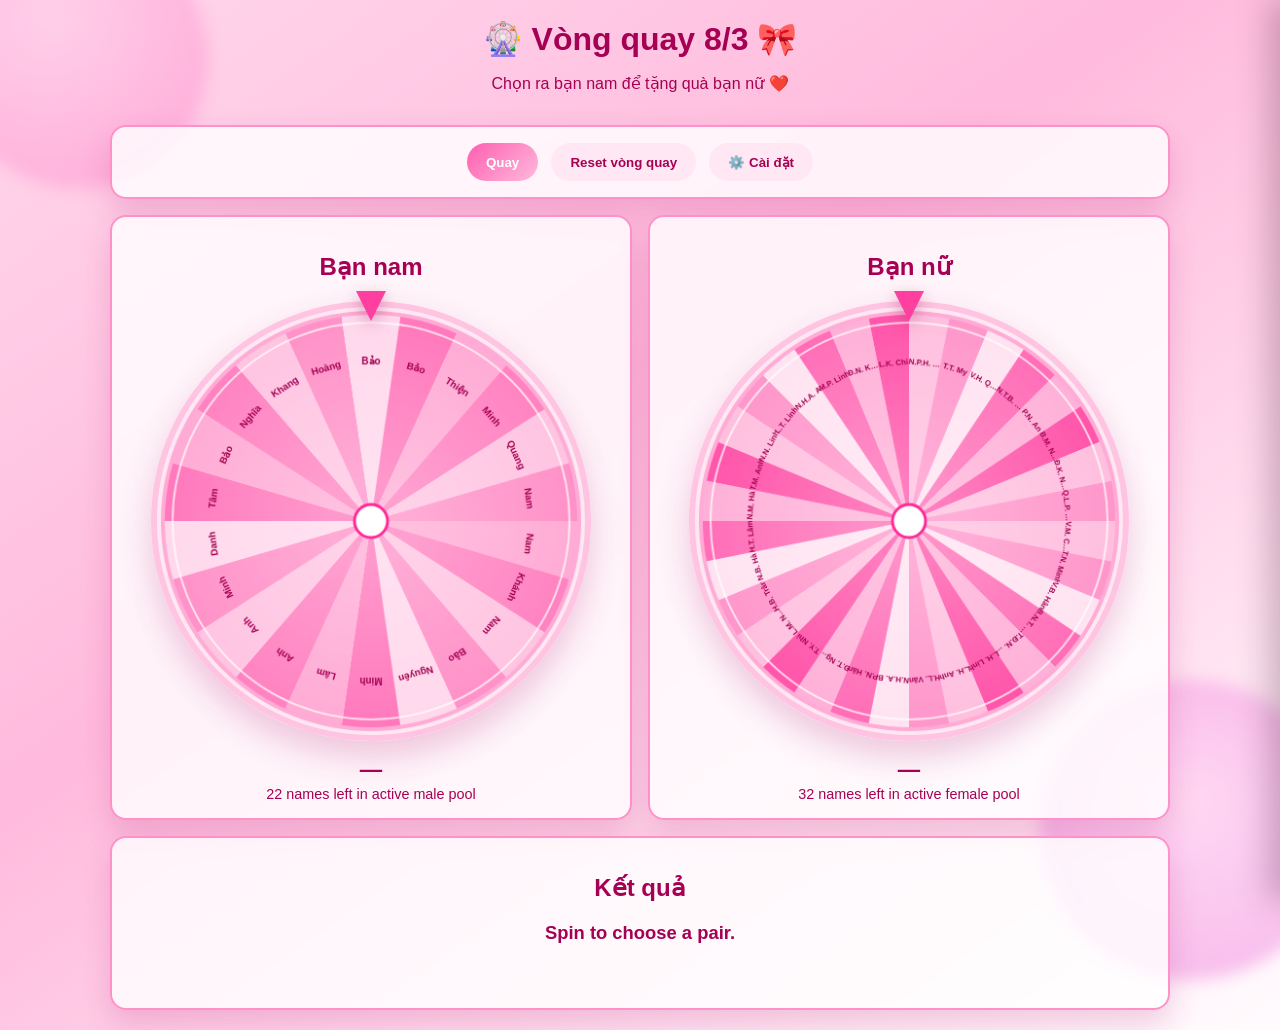
<file: index.html>
<!doctype html>
<html lang="en">
  <head>
    <meta charset="UTF-8" />
    <meta name="viewport" content="width=device-width, initial-scale=1.0" />
    <title>Pair Spinner Wheels</title>
    <link rel="stylesheet" href="./styles.css" />
  </head>
  <body>
    <div class="bg-orb orb-a" aria-hidden="true"></div>
    <div class="bg-orb orb-b" aria-hidden="true"></div>
    <div id="particle-layer" class="particle-layer" aria-hidden="true"></div>

    <main class="app-shell">
      <header class="hero">
        <h1>🎡 Vòng quay 8/3 🎀</h1>
        <p>Chọn ra bạn nam để tặng quà bạn nữ ❤️</p>
      </header>

      <section class="controls card" aria-label="wheel controls">
        <button id="spin-btn" class="btn btn-primary" type="button">Quay</button>
        <button id="reset-btn" class="btn btn-secondary" type="button">Reset vòng quay</button>
        <button id="settings-btn" class="btn btn-secondary" type="button" aria-controls="settings-panel" aria-expanded="false">
          ⚙️ Cài đặt
        </button>
      </section>

      <section class="wheels" aria-label="student wheels">
        <article class="wheel-card card" id="male-wheel-card">
          <h2>Bạn nam</h2>
          <div class="wheel-frame">
            <div class="pointer" aria-hidden="true"></div>
            <canvas id="male-wheel" width="440" height="440"></canvas>
          </div>
          <p class="picked-name" id="male-name">—</p>
          <p class="pool-status" id="male-pool-status"></p>
        </article>

        <article class="wheel-card card" id="female-wheel-card">
          <h2>Bạn nữ</h2>
          <div class="wheel-frame">
            <div class="pointer" aria-hidden="true"></div>
            <canvas id="female-wheel" width="440" height="440"></canvas>
          </div>
          <p class="picked-name" id="female-name">—</p>
          <p class="pool-status" id="female-pool-status"></p>
        </article>
      </section>

      <section class="result card" aria-live="polite">
        <h2>Kết quả</h2>
        <p id="pair-result">Quay để chọn cặp tặng quà.</p>
        <p id="pair-meta" class="pair-meta"></p>
        <p id="refill-status" class="refill-status" role="status" aria-live="polite"></p>
        <button id="new-round-btn" class="btn btn-primary" type="button" hidden>Quay</button>
      </section>
    </main>

    <div id="settings-backdrop" class="settings-backdrop" hidden></div>
    <aside id="settings-panel" class="settings-panel" role="dialog" aria-modal="true" aria-labelledby="settings-panel-title" aria-label="app settings" aria-hidden="true" tabindex="-1">
      <div class="settings-header">
        <h2 id="settings-panel-title">Cài đặt</h2>
        <button id="settings-close-btn" class="btn btn-secondary" type="button">Đóng</button>
      </div>

      <section class="setting-group" aria-label="theme settings">
        <h3>Theme</h3>
        <label for="theme-color">Tone màu</label>
        <input id="theme-color" type="color" value="#ff5eaf" aria-label="Select base theme color" />
        <button id="theme-reset-btn" class="btn btn-secondary" type="button">Reset về mặc định</button>
      </section>

      <section class="setting-group" aria-label="spin settings">
        <h3>Quay</h3>
        <label for="spin-duration-range">Thời gian cho mỗi lần quay</label>
        <input id="spin-duration-range" type="range" min="1800" max="6000" step="100" value="3600" />
        <p class="setting-value" id="spin-duration-value">3.6s</p>
      </section>

      <section class="setting-group" aria-label="respin settings">
        <h3>Quay lại</h3>
        <label class="setting-checkbox" for="allow-respin-input">
          <input id="allow-respin-input" type="checkbox" checked />
          Cho phép quay lại 1 lần khi hiện kết quả
        </label>
      </section>

      <section class="setting-group" aria-label="history settings">
        <h3>Lịch sử</h3>
        <label for="history-count-input">Lưu kết quả bao nhiêu cặp</label>
        <input id="history-count-input" type="number" min="1" max="8" step="1" value="3" />
      </section>
    </aside>

    <div id="result-backdrop" class="result-backdrop" hidden></div>
    <aside id="result-popup" class="result-popup" role="dialog" aria-modal="true" aria-labelledby="result-popup-title" aria-hidden="true" hidden>
      <h2 id="result-popup-title">💘 Cặp vừa quay xong!</h2>
      <p id="result-popup-message" class="result-popup-message"></p>
      <p id="result-popup-pair" class="result-popup-pair"></p>
      <div class="result-popup-actions">
        <button id="result-keep-btn" class="btn btn-primary" type="button">Giữ cặp này</button>
        <button id="result-respin-btn" class="btn btn-secondary" type="button">Quay lại 1 lần</button>
      </div>
      <p id="result-popup-hint" class="result-popup-hint"></p>
    </aside>

    <script type="module" src="./app.js"></script>
  </body>
</html>
</file>
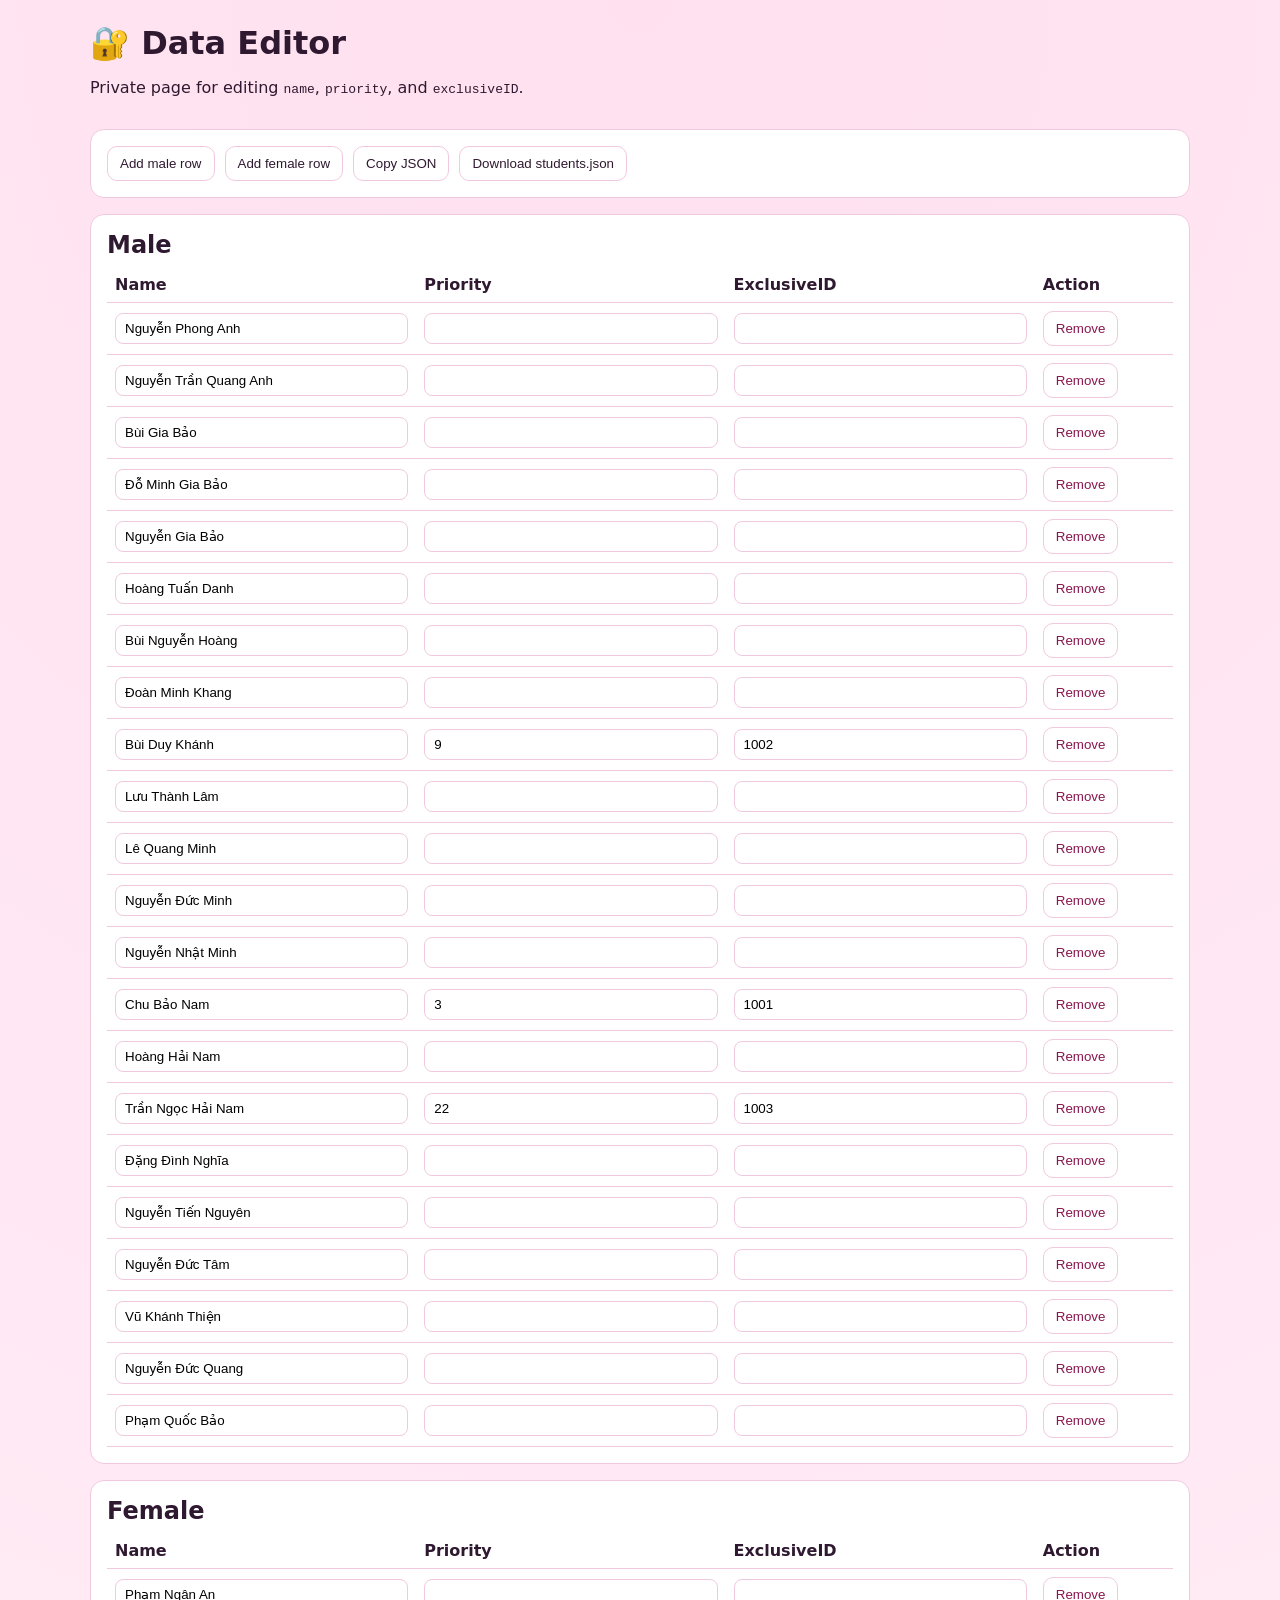
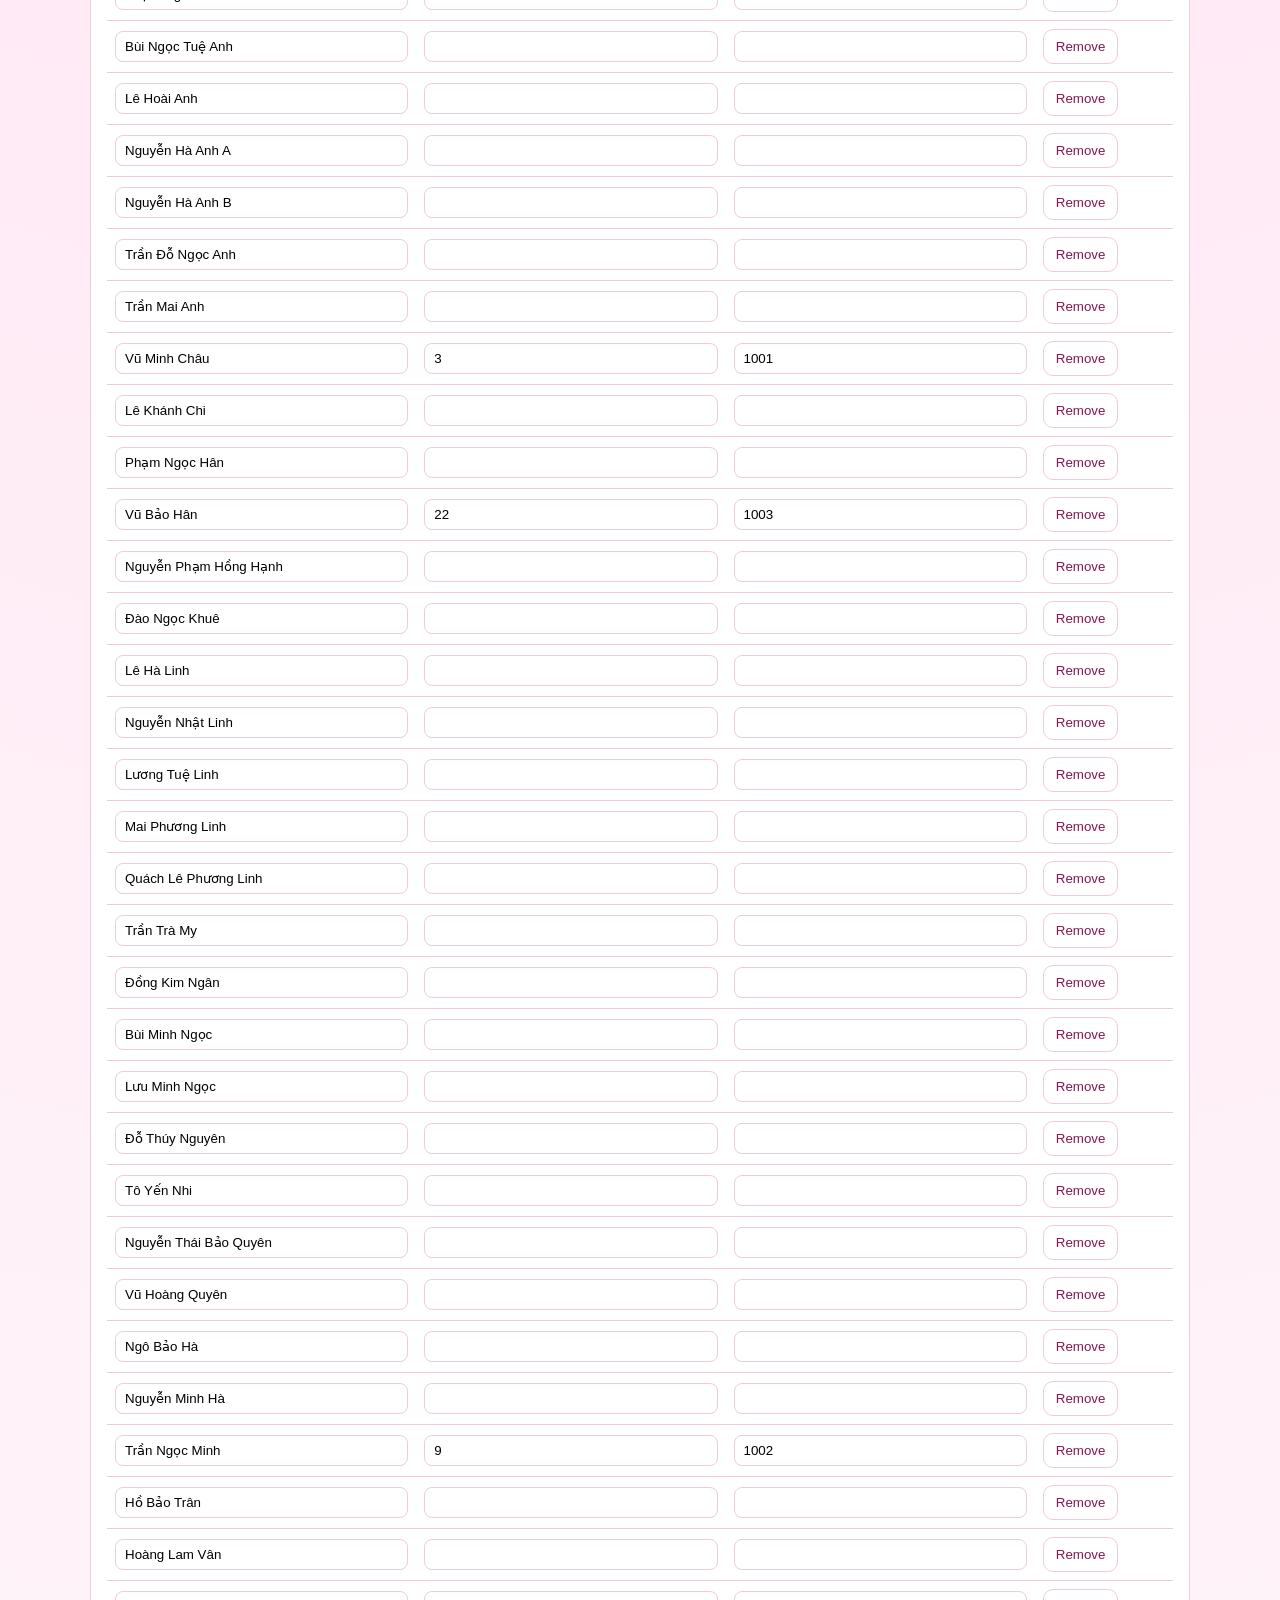
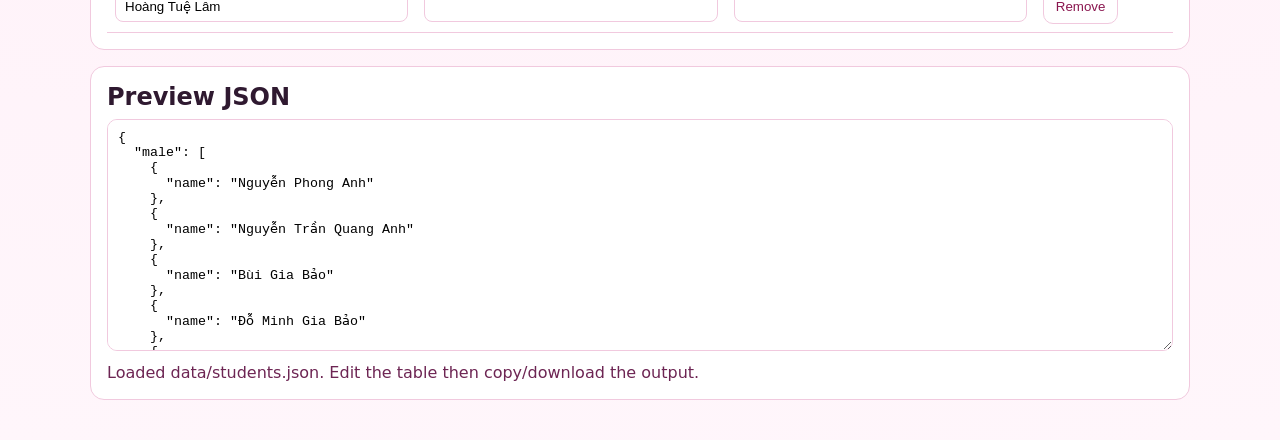
<file: edit/index.html>
<!doctype html>
<html lang="en">
  <head>
    <meta charset="UTF-8" />
    <meta name="viewport" content="width=device-width, initial-scale=1.0" />
    <title>Spinning Wheel Data Editor</title>
    <link rel="stylesheet" href="./edit.css" />
  </head>
  <body>
    <main class="editor-shell">
      <header class="editor-header">
        <h1>🔐 Data Editor</h1>
        <p>Private page for editing <code>name</code>, <code>priority</code>, and <code>exclusiveID</code>.</p>
      </header>

      <section class="card actions" aria-label="editor actions">
        <button id="add-male" type="button">Add male row</button>
        <button id="add-female" type="button">Add female row</button>
        <button id="copy-json" type="button">Copy JSON</button>
        <button id="download-json" type="button">Download students.json</button>
      </section>

      <section class="card">
        <h2>Male</h2>
        <div class="table-wrap">
          <table id="male-table">
            <thead>
              <tr>
                <th>Name</th>
                <th>Priority</th>
                <th>ExclusiveID</th>
                <th>Action</th>
              </tr>
            </thead>
            <tbody></tbody>
          </table>
        </div>
      </section>

      <section class="card">
        <h2>Female</h2>
        <div class="table-wrap">
          <table id="female-table">
            <thead>
              <tr>
                <th>Name</th>
                <th>Priority</th>
                <th>ExclusiveID</th>
                <th>Action</th>
              </tr>
            </thead>
            <tbody></tbody>
          </table>
        </div>
      </section>

      <section class="card">
        <h2>Preview JSON</h2>
        <textarea id="json-preview" rows="14" readonly></textarea>
        <p id="status" role="status" aria-live="polite"></p>
      </section>
    </main>

    <script type="module" src="./edit.js"></script>
  </body>
</html>
</file>
<file: styles.css>
:root {
  --theme-base: #ff5eaf;
  --theme-light: #ffb9dd;
  --theme-dark: #6a1046;
  --theme-text: #6a1046;
  --theme-card-border: #ff91cb;
  --theme-bg-start: #ffd8ee;
  --theme-bg-end: #ffe8f5;
  --theme-btn-secondary-bg: #ffe5f4;
  --theme-canvas-border: #ffc2e3;
  --theme-wheel-border: #ff9dd0;
  --theme-pointer: #ff2f9c;
  --theme-center-fill: #ffffff;
  --theme-center-stroke: #ff4ea8;
  --theme-accent-muted: #8a3a67;
  --card-bg: rgba(255, 255, 255, 0.82);
  --shadow: 0 14px 30px rgba(180, 40, 120, 0.2);
}

* {
  box-sizing: border-box;
}

body {
  margin: 0;
  min-height: 100vh;
  font-family: "Segoe UI", Tahoma, Geneva, Verdana, sans-serif;
  color: var(--theme-text);
  background: linear-gradient(145deg, var(--theme-bg-start), var(--theme-light) 42%, var(--theme-bg-end) 100%);
  display: flex;
  justify-content: center;
  padding: 1.25rem;
  overflow-x: hidden;
}

body.popup-open {
  overflow: hidden;
}

.bg-orb {
  position: fixed;
  border-radius: 999px;
  filter: blur(8px);
  opacity: 0.45;
  pointer-events: none;
  z-index: -1;
}

.orb-a {
  width: 260px;
  height: 260px;
  top: -72px;
  left: -52px;
  background: radial-gradient(circle at 40% 35%, #ffc7e8, #ff79c3);
}

.orb-b {
  width: 300px;
  height: 300px;
  bottom: -80px;
  right: -60px;
  background: radial-gradient(circle at 50% 40%, #ffc0ef, #ea67d7);
}

.app-shell {
  width: min(1060px, 100%);
  display: grid;
  gap: 1rem;
}

.hero {
  text-align: center;
}

.hero h1 {
  margin: 0 0 0.4rem;
}

.card {
  background: var(--card-bg);
  border: 2px solid var(--theme-card-border);
  border-radius: 1rem;
  box-shadow: var(--shadow);
  padding: 1rem;
  backdrop-filter: blur(2px);
}

.controls {
  display: flex;
  justify-content: center;
  gap: 0.8rem;
  flex-wrap: wrap;
  align-items: center;
}

.btn {
  border: none;
  border-radius: 999px;
  font-weight: 700;
  padding: 0.72rem 1.2rem;
  cursor: pointer;
  transition: transform 140ms ease, box-shadow 140ms ease, opacity 140ms ease;
}

.btn:hover:not(:disabled) {
  transform: translateY(-1px);
  box-shadow: 0 8px 14px rgba(201, 35, 125, 0.22);
}

.btn-primary {
  background: linear-gradient(135deg, var(--theme-base), var(--theme-light));
  color: #fff;
}

.btn-secondary {
  background: var(--theme-btn-secondary-bg);
  color: var(--theme-text);
}

.btn:disabled {
  opacity: 0.65;
  cursor: not-allowed;
}

.wheels {
  display: grid;
  grid-template-columns: repeat(2, minmax(0, 1fr));
  gap: 1rem;
}

.wheel-card {
  text-align: center;
  transition: transform 180ms ease;
}

.wheel-frame {
  position: relative;
  width: min(440px, 100%);
  margin: 0 auto;
}

canvas {
  width: 100%;
  height: auto;
  border-radius: 50%;
  background: radial-gradient(circle at 34% 24%, #fff 0%, #fff4fb 45%, #ffe5f4 100%);
  border: 6px solid var(--theme-canvas-border);
  box-shadow: inset 0 0 0 6px var(--theme-btn-secondary-bg), 0 16px 32px rgba(186, 47, 123, 0.24);
}

.pointer {
  position: absolute;
  top: -10px;
  left: 50%;
  transform: translateX(-50%);
  width: 0;
  height: 0;
  border-left: 15px solid transparent;
  border-right: 15px solid transparent;
  border-top: 30px solid var(--theme-pointer);
  filter: drop-shadow(0 6px 8px rgba(140, 21, 80, 0.35));
  z-index: 2;
}

.picked-name {
  margin: 0.75rem 0 0.2rem;
  font-size: 1.4rem;
  font-weight: 800;
}

.pool-status {
  margin: 0;
  font-size: 0.9rem;
}

.result {
  text-align: center;
}

#pair-result {
  margin: 0.4rem 0 0;
  font-size: 1.15rem;
  font-weight: 800;
}

.pair-meta {
  margin: 0.35rem 0 0;
  font-size: 0.92rem;
  font-weight: 600;
  color: var(--theme-accent-muted);
  min-height: 1.2em;
}

.refill-status {
  margin: 0.5rem 0 0;
  min-height: 1.2em;
  font-size: 0.9rem;
  font-weight: 700;
  color: var(--theme-accent-muted);
}

.settings-backdrop {
  position: fixed;
  inset: 0;
  background: rgba(32, 8, 22, 0.16);
}

.settings-panel {
  position: fixed;
  top: 0;
  right: 0;
  height: 100vh;
  width: min(340px, 90vw);
  padding: 1rem;
  background: #fff;
  border-left: 2px solid var(--theme-card-border);
  box-shadow: -12px 0 30px rgba(60, 20, 44, 0.25);
  transform: translateX(100%);
  transition: transform 220ms ease;
  z-index: 15;
  overflow-y: auto;
}

.settings-panel.open {
  transform: translateX(0);
}

.settings-header {
  display: flex;
  justify-content: space-between;
  align-items: center;
  gap: 0.8rem;
}

.setting-group {
  margin-top: 1rem;
  display: grid;
  gap: 0.5rem;
}

.setting-group h3 {
  margin: 0;
}

#theme-color,
#history-count-input,
#spin-duration-range {
  width: 100%;
}

#theme-color {
  height: 40px;
  border: 2px solid var(--theme-card-border);
  border-radius: 0.6rem;
  background: #fff;
  cursor: pointer;
}

#history-count-input {
  border: 2px solid var(--theme-card-border);
  border-radius: 0.5rem;
  padding: 0.5rem;
  color: var(--theme-text);
}


.setting-checkbox {
  display: flex;
  align-items: center;
  gap: 0.5rem;
  font-weight: 600;
}

.setting-checkbox input {
  width: 1rem;
  height: 1rem;
}

.setting-value {
  margin: 0;
  font-size: 0.9rem;
  font-weight: 700;
  color: var(--theme-accent-muted);
}

@media (max-width: 860px) {
  .wheels {
    grid-template-columns: 1fr;
  }
}


.wheel-card.spinning .pointer {
  animation: pointer-bounce 140ms ease-in-out infinite alternate;
}

.wheel-card.spinning canvas {
  filter: saturate(1.08) contrast(1.04);
}

.wheel-card.spinning {
  transform: translateY(-2px);
}

.wheel-card.spinning .picked-name {
  color: var(--theme-base);
}

@keyframes pointer-bounce {
  from { transform: translateX(-50%) translateY(0); }
  to { transform: translateX(-50%) translateY(-2px); }
}

.particle-layer {
  position: fixed;
  inset: 0;
  pointer-events: none;
  overflow: hidden;
  z-index: 30;
}

.particle {
  position: absolute;
  top: 52%;
  width: 10px;
  height: 10px;
  border-radius: 999px;
  animation: pop 1200ms ease-out forwards;
}

@keyframes pop {
  0% { transform: translate(0, 0) scale(1); opacity: 1; }
  100% { transform: translate(var(--drift, 0), -190px) scale(0.4); opacity: 0; }
}

.result-backdrop {
  position: fixed;
  inset: 0;
  width: 100vw;
  height: 100dvh;
  background: rgba(41, 8, 26, 0.42);
  z-index: 35;
}

.result-popup {
  position: fixed;
  left: 50%;
  top: 50%;
  transform: translate(-50%, -50%);
  width: min(520px, 92vw);
  background: linear-gradient(180deg, #fff9fd, #ffeef8);
  border: 2px solid var(--theme-card-border);
  border-radius: 18px;
  box-shadow:
    0 26px 58px rgba(58, 8, 36, 0.34),
    0 10px 24px rgba(74, 12, 46, 0.24),
    0 0 0 1px rgba(255, 255, 255, 0.65) inset;
  filter: drop-shadow(0 14px 24px rgba(48, 6, 30, 0.2));
  padding: 1.1rem;
  z-index: 40;
  text-align: center;
}

.result-popup h2 {
  margin: 0.1rem 0 0.55rem;
}

.result-popup-message {
  margin: 0;
  font-weight: 700;
}

.result-popup-pair {
  margin: 0.55rem 0;
  font-size: 1.2rem;
  font-weight: 800;
}

.result-popup-actions {
  display: flex;
  gap: 0.65rem;
  justify-content: center;
  flex-wrap: wrap;
}

.result-popup-hint {
  margin: 0.65rem 0 0;
  font-size: 0.9rem;
  color: var(--theme-accent-muted);
}
</file>
<file: edit/edit.css>
:root {
  --bg: #fff6fb;
  --card: #ffffff;
  --line: #f1c9de;
  --text: #2f1930;
  --accent: #e03f95;
}

* {
  box-sizing: border-box;
}

body {
  margin: 0;
  font-family: Inter, system-ui, -apple-system, sans-serif;
  background: radial-gradient(circle at top, #ffe0ef, var(--bg));
  color: var(--text);
}

.editor-shell {
  width: min(1100px, 94vw);
  margin: 24px auto 40px;
  display: grid;
  gap: 16px;
}

.editor-header h1,
.card h2 {
  margin: 0 0 8px;
}

.card {
  background: var(--card);
  border: 1px solid var(--line);
  border-radius: 14px;
  padding: 16px;
}

.actions {
  display: flex;
  flex-wrap: wrap;
  gap: 10px;
}

button {
  border: 1px solid var(--line);
  background: #fff;
  color: var(--text);
  border-radius: 10px;
  padding: 9px 12px;
  cursor: pointer;
}

button:hover {
  border-color: var(--accent);
}

.table-wrap {
  overflow: auto;
}

table {
  width: 100%;
  border-collapse: collapse;
  min-width: 680px;
}

th,
td {
  border-bottom: 1px solid var(--line);
  padding: 8px;
  text-align: left;
}

input {
  width: 100%;
  border: 1px solid var(--line);
  border-radius: 8px;
  padding: 7px 9px;
}

.remove-btn {
  color: #8a164f;
}

textarea {
  width: 100%;
  font-family: ui-monospace, SFMono-Regular, Menlo, Monaco, Consolas, monospace;
  border: 1px solid var(--line);
  border-radius: 10px;
  padding: 10px;
}

#status {
  min-height: 20px;
  color: #6d2553;
  margin: 8px 0 0;
}
</file>
